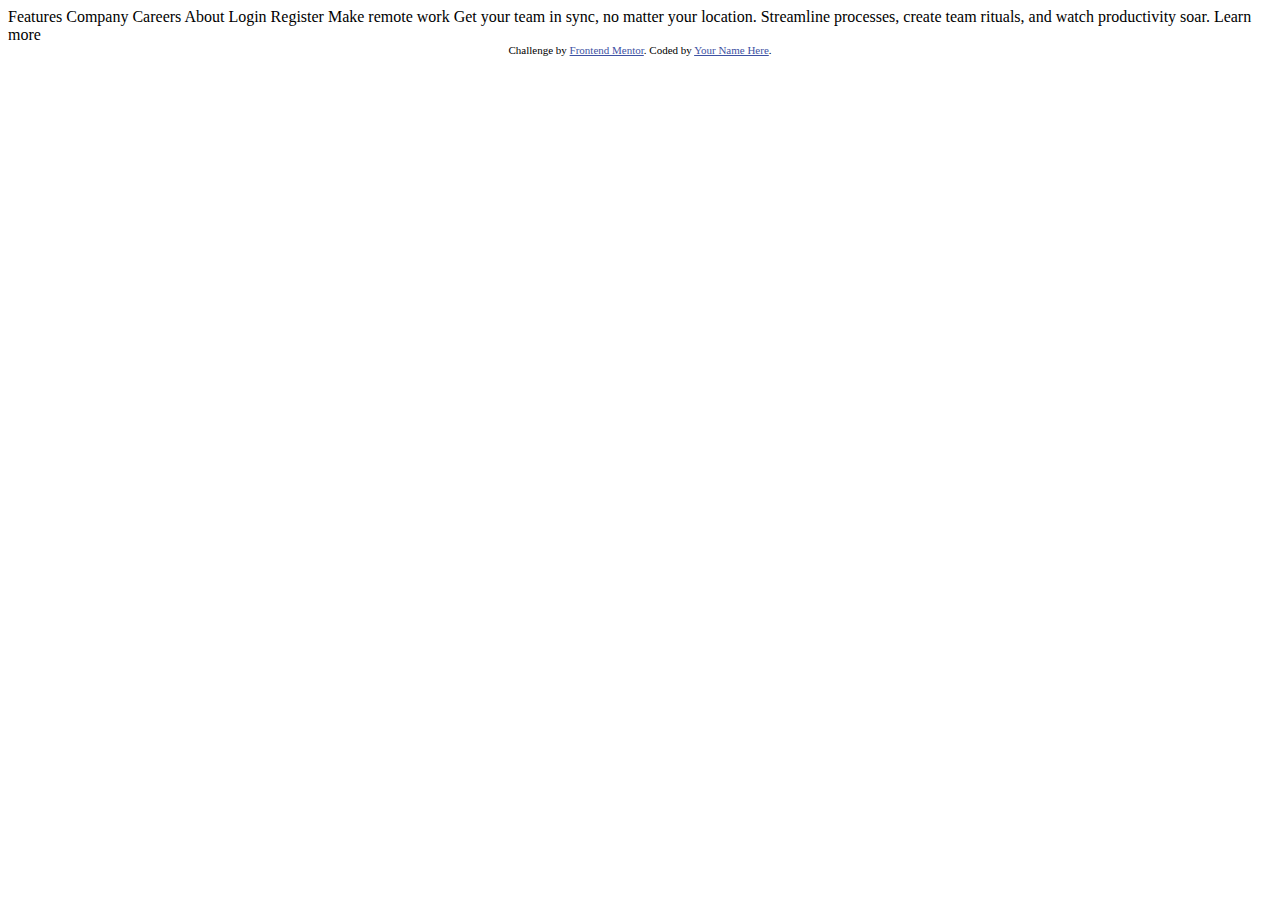
<file: index.html>
<!DOCTYPE html>
<html lang="en">
<head>
  <meta charset="UTF-8">
  <meta name="viewport" content="width=device-width, initial-scale=1.0"> <!-- displays site properly based on user's device -->

  <link rel="icon" type="image/png" sizes="32x32" href="./images/favicon-32x32.png">
  
  <title>Frontend Mentor | Intro section with dropdown navigation</title>

  <!-- Feel free to remove these styles or customise in your own stylesheet 👍 -->
  <style>
    .attribution { font-size: 11px; text-align: center; }
    .attribution a { color: hsl(228, 45%, 44%); }
  </style>
</head>
<body>

  Features
  Company
  Careers
  About

  Login
  Register

  Make remote work

  Get your team in sync, no matter your location. Streamline processes, 
  create team rituals, and watch productivity soar.

  Learn more
  
  <div class="attribution">
    Challenge by <a href="https://www.frontendmentor.io?ref=challenge" target="_blank">Frontend Mentor</a>. 
    Coded by <a href="#">Your Name Here</a>.
  </div>
</body>
</html>
</file>
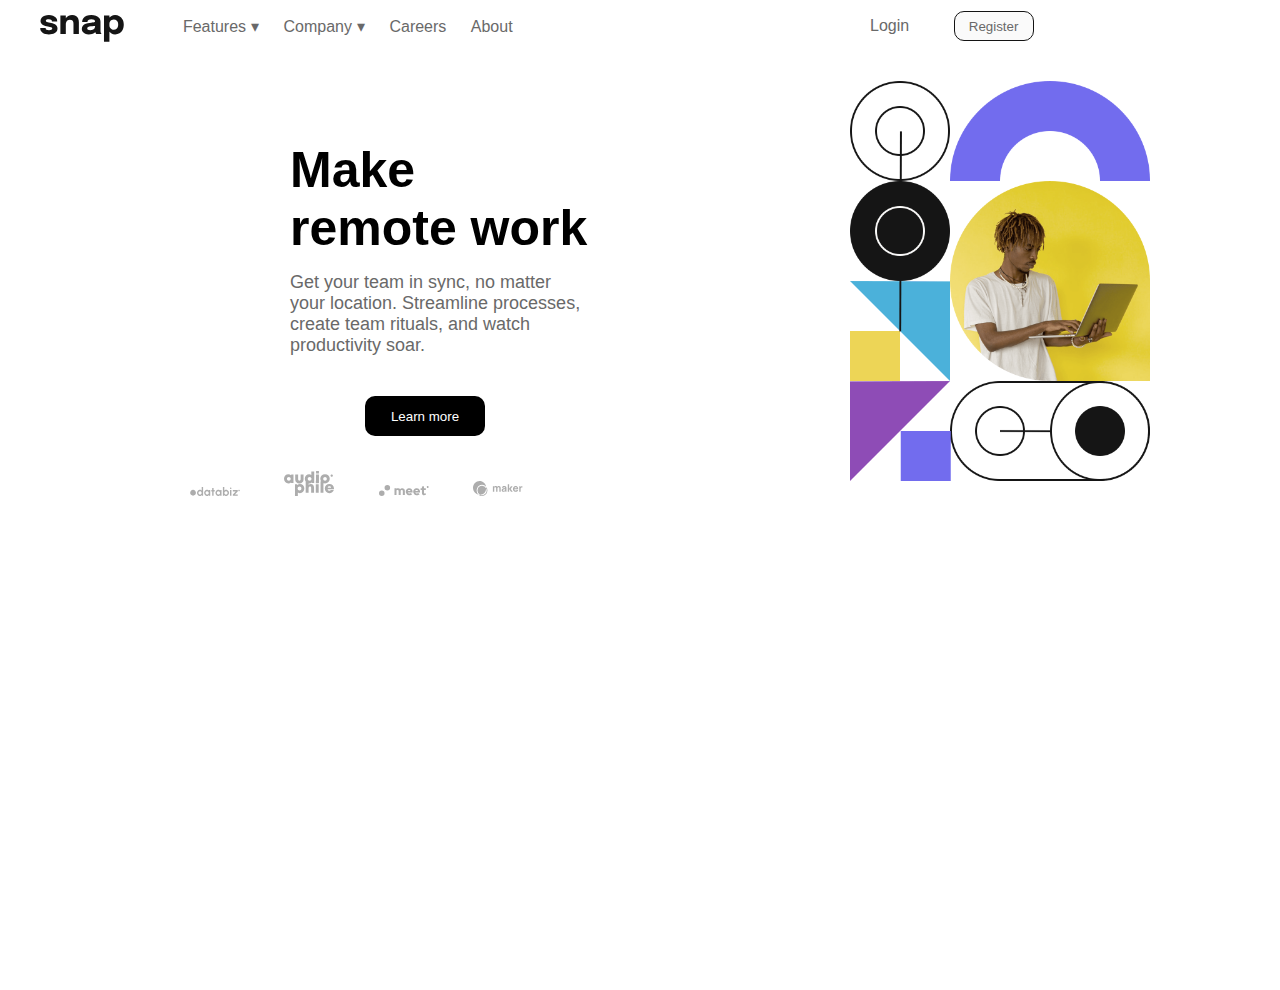
<file: Snap/index.html>
<!DOCTYPE html>
<html lang="en">
<head>
  <meta charset="UTF-8">
  <meta name="viewport" content="width=device-width, initial-scale=1.0">
  <link rel="icon" type="image/png" sizes="32x32" href="favicon-32x32.png">
  <link rel="stylesheet" href="style.css">
  <title>Snap</title>
</head>
<body>
  <header>
    <img src="logo.svg" alt="">
    <img class='menu' src="icon-menu.svg" alt="">
    <div class="dropdown">
      <span class="arrow">Features</span>
      <div class="dropdown-content">
        <a href="#"><p><img src="icon-todo.svg" alt="" width="10px">Todo list</a></p>
        <a href="#"><p><img src="icon-calendar.svg" alt="" width="10px">Calendar</a></p>
        <a href="#"><p><img src="icon-reminders.svg" alt="" width="10px">Reminders</a></p>
        <a href="#"><p><img src="icon-planning.svg" alt="" width="10px">Planning</a></p>
      </div>
    </div>
    <div class="dropdown">
      <span class="arrow">Company</span>
      <div class="dropdown-content">
        <a href="#" class="seperate">History</a>
        <a href="#" class="seperate">Our Team</a>
        <a href="#" class="seperate">Blog</a>
      </div>
    </div>
    <div class="dropdown">
      <span>Careers</span>
    </div>
    <div class="dropdown">
      <span>About</span>
    </div>
      <div class="drop">
        <div class="Register">
          <span>Login</span>
          <span><button>Register</button></span>
        </div>
      </div>
  </header>
  <main>
    <div class="pictures">
      <img src="image-hero-mobile.png" alt="Pic" class="pic1">
      <img src="image-hero-desktop.png" alt="" class="pic2" width="100px">
    </div>
    <div class="text-area">
      <h1>Make <br>remote work</h1>
    <p>Get your team in sync, no matter your location. Streamline processes, 
      create team rituals, and watch productivity soar.</p>
      <a href="snap.html"><button class="Learn">Learn more</button></a>
    </div>
  </main>
  <footer>
    <div class="pictures-2">
      <span><img src="client-databiz.svg" alt="" width="50px"></span>
      <span><img src="client-audiophile.svg" alt="" width="50px"></span>
      <span><img src="client-meet.svg" alt="" width="50px"></span>
      <span><img src="client-maker.svg" alt="" width="50px"></span>
    </div>
  </footer>
  <!-- Features
  Company
  Careers
  About -->

  <!-- Login -->
  <!-- Register -->
</body>
</html>
</file>
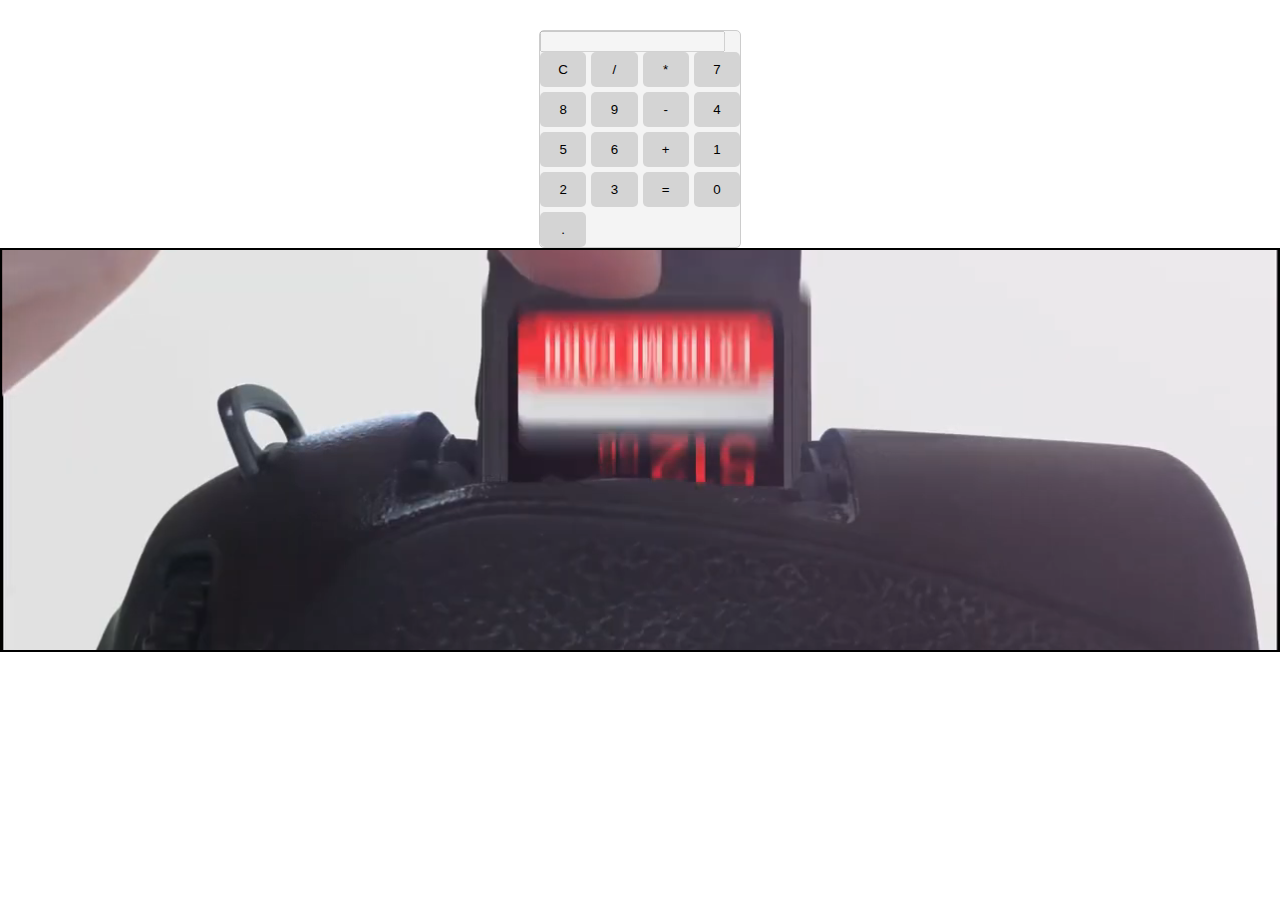
<file: Snap/snap.html>
<!DOCTYPE html>
<html lang="en">
<head>
    <meta charset="UTF-8">
    <meta name="viewport" content="width=device-width, initial-scale=1.0">
    <title>Document</title>
</head>
<body>
<!DOCTYPE html>
<html>
<head>
    <title>Simple Calculator</title>
    <link rel="stylesheet" type="text/css" href="snap.css">
</head>
<body>
    <div id="video">
        <video playsinline autoplay muted loop poster src="Stunning Photography Promo.mp4"></video>
    </div>
    <div class="calculator">
        <input type="text" id="display" disabled>
        <div class="keys">
            <button onclick="clearDisplay()">C</button>
            <button onclick="addToDisplay('/')">/</button>
            <button onclick="addToDisplay('*')">*</button>
            <button onclick="addToDisplay('7')">7</button>
            <button onclick="addToDisplay('8')">8</button>
            <button onclick="addToDisplay('9')">9</button>
            <button onclick="addToDisplay('-')">-</button>
            <button onclick="addToDisplay('4')">4</button>
            <button onclick="addToDisplay('5')">5</button>
            <button onclick="addToDisplay('6')">6</button>
            <button onclick="addToDisplay('+')">+</button>
            <button onclick="addToDisplay('1')">1</button>
            <button onclick="addToDisplay('2')">2</button>
            <button onclick="addToDisplay('3')">3</button>
            <button onclick="calculate()">=</button>
            <button onclick="addToDisplay('0')">0</button>
            <button onclick="addToDisplay('.')">.</button>
        </div>
    </div>

    <script src="script.js"></script>
</body>
</html>
</body>
</html>
</file>
<file: Snap/style.css>
/* universal styling used to keep all elements in place */
*{
    box-sizing: border-box;
    margin: 0;
    padding: 0;
}
/* font family 'Epilogue' import using url */
@import url('https://fonts.googleapis.com/css2?family=Epilogue:wght@500&display=swap');
body{
    font-family: 'Epilogue', sans-serif;
}
/* rules for styling menu icon */
.menu{
    position: relative;
    top: -10px;
    left: 220px;
}
/* rules for styling header icon */
header img{
    margin: 20px 0 0 12px;
}
/* rule for styling the picture container */
.pictures{
    margin-top: 40px;
}
/* rule for styling picture image */
.pictures img{
    width: 100%;
}
/* rule for styling the area which i added text */
.text-area{
    display: flex;
    flex-direction: column;
    align-items: center;
    justify-content: center;
}
/* rule for styling the paragraph */
.text-area p{
    text-align: center;
    width: 300px;
    font-size: large;
    margin-top: 15px;
    font-family: 'Epilogue', sans-serif;
}
/* h1 syling */
.text-area h1{
    text-align: center;
    width: 300px;
    font-size: x-large;
    margin-top: 30px;
    font-family: 'Epilogue', sans-serif;
}
/* 'Learn more' button styling */
.text-area button{
    margin-top: 20px;
    height: 40px;
    width: 120px;
    color: white;
    background-color: black;
    border: 0px solid black;
    border-radius: 10px;
}
/* rule for styling the second pictures container */
.pictures-2{
    margin-top: 40px;
    margin-bottom: 60px;
}
/* I wrapped the second group of pictures in a span for alignment */
.pictures-2 span{
padding-inline: 20px;
}
/* display none entirely removes the display property of an element, making it non visible,  */
/* it applys to the elements below because i do not need them in my mobile design, */
/* which is what I started with */
.Register{
    display: none;
}
.pic2{
    display: none;
}
br{
    display: none;
}
.dropdown{
    display: none;
}
@media screen and (min-width: 1024px){
    body{
        height: 110vh;
    }
    .menu{
        height: 0px;
        width: 0px;
    }
    header img{
        margin: 15px 0 0 40px;
    }
    .drop{
        margin: -35px 0 0 200px;
        color: hsl(0, 0%, 41%);
    }
    .Register{
        margin: -21px 0 0 600px;
        display: inherit;
    }
    .Register span{
        padding-inline: 20px;
    }
    .pic1{
        display: none;
    }
    .pic2{
        display: inline;
    }
    .pictures{
        width: 300px;
        float: right;
        margin-right: 130px;
    }
    .text-area h1{
        font-size: 50px;
        text-align: left;
        margin: 100px 0 0 30px;
    }
    br{
        display: inline;
    }
    .text-area p{
        text-align: left;
        margin-left: 30px;
        color: hsl(0, 0%, 41%);
        font-size: 18px;
    }
    .Register{
        margin-left: 650px;
        color: hsl(0, 0%, 41%);
        cursor: pointer;
    }
    .text-area button{
        margin-top: 40px;
    }
    .pictures-2{
        margin: 35px 0 0 170px;
    }
    .Register button{
        border-radius: 10px;
        width: 80px;
        height: 30px;
        background-color: hsl(0, 0%, 98%);
        color: hsl(0, 0%, 41%);
        border: 1px solid hsl(0, 0%, 8%);
        cursor: pointer;
    }
    .Learn:hover{
        background-color: hsl(0, 0%, 98%);
        color: black;
        border: 1px solid hsl(0, 0%, 8%);
        cursor: pointer;
    }
    .dropdown {
        position: relative;
        display: inline-block;
        top: -10px;
        color: hsl(0, 0%, 41%);
        cursor: pointer;
      }
      
      /* Style the dropdown content (hidden by default) */
      .dropdown-content {
        display: none;
        position: absolute;
        background-color: hsl(0, 0%, 98%);
        min-width: 110px;
        min-height: 110px;
        border-radius: 5px;
        box-shadow: 0 8px 16px hsl(0, 0%, 41%);
        padding: 2px;
        z-index: 1;
      }
      .dropdown-content p{
        margin-left: -25px;
      }
      .dropdown-content img{
        padding-right: 2px;
      }
      span{
        padding-inline: 10px;
      }
      /* Style the arrow after pseudo element(lets you style a specific part of an element) */
      .dropdown .arrow::after {
        content: '\25BE'; /* Unicode character for a down arrow */
        margin-left: 5px;
      }
      /* Style the dropdown items */
      .dropdown-content a {
        color: black;
        text-decoration: none;
        display: block;
        margin-top: -3px;
      }
      Change color on hover
      .dropdown-content a:hover {
        background-color: #f1f1f1;
      }
      .seperate{
        padding: 10px 0 0 10px;
      }
      /* Show the dropdown menu on hover */
      .dropdown:hover .dropdown-content {
        display: block;
      }
}
</file>
<file: Snap/snap.css>
body {
    display: flex;
    justify-content: center;
    align-items: center;
    height: 100vh;
    margin: 0;
    font-family: Arial, sans-serif;
}
video {
    object-fit: cover;
    position: absolute;
    top: 0;
    left: 0;
    height: 100%;
    width: 100%;
  }
  #video {
    border: 2px solid #000;
    width: 100%;
    height: 400px;
    position: relative;
    overflow: hidden;
    text-align: center;
    display: flex;
    align-items: center;
    justify-content: center;
  }
.calculator {
    position: absolute;
    top: 30px;
    border: 1px solid #ccc;
    border-radius: 5px;
    /* padding: 10px; */
    width: 200px;
    background-color: #f4f4f4;
}

.keys {
    display: grid;
    grid-template-columns: repeat(4, 1fr);
    grid-gap: 5px;
}

button {
    padding: 10px;
    border: none;
    border-radius: 5px;
    cursor: pointer;
    background-color: #d4d4d4;
}

button:hover {
    background-color: #ccc;
}
</file>
